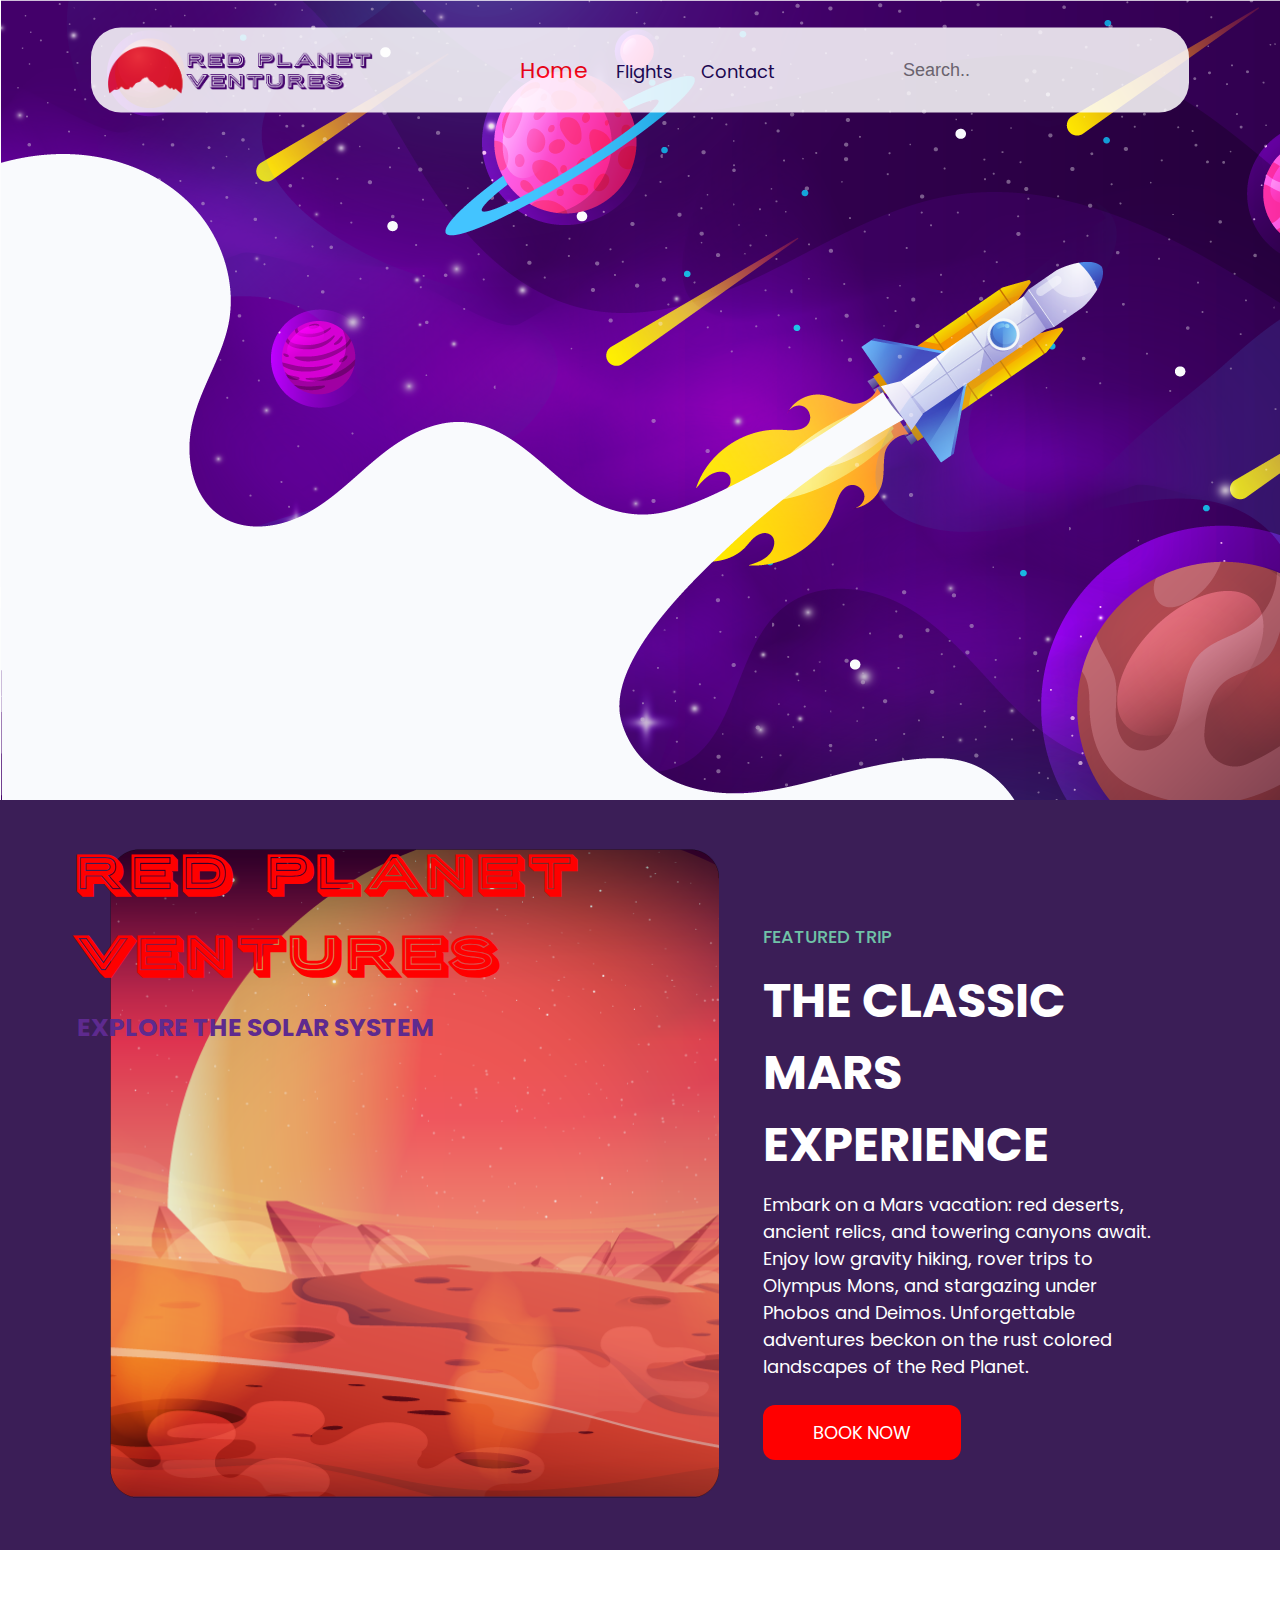
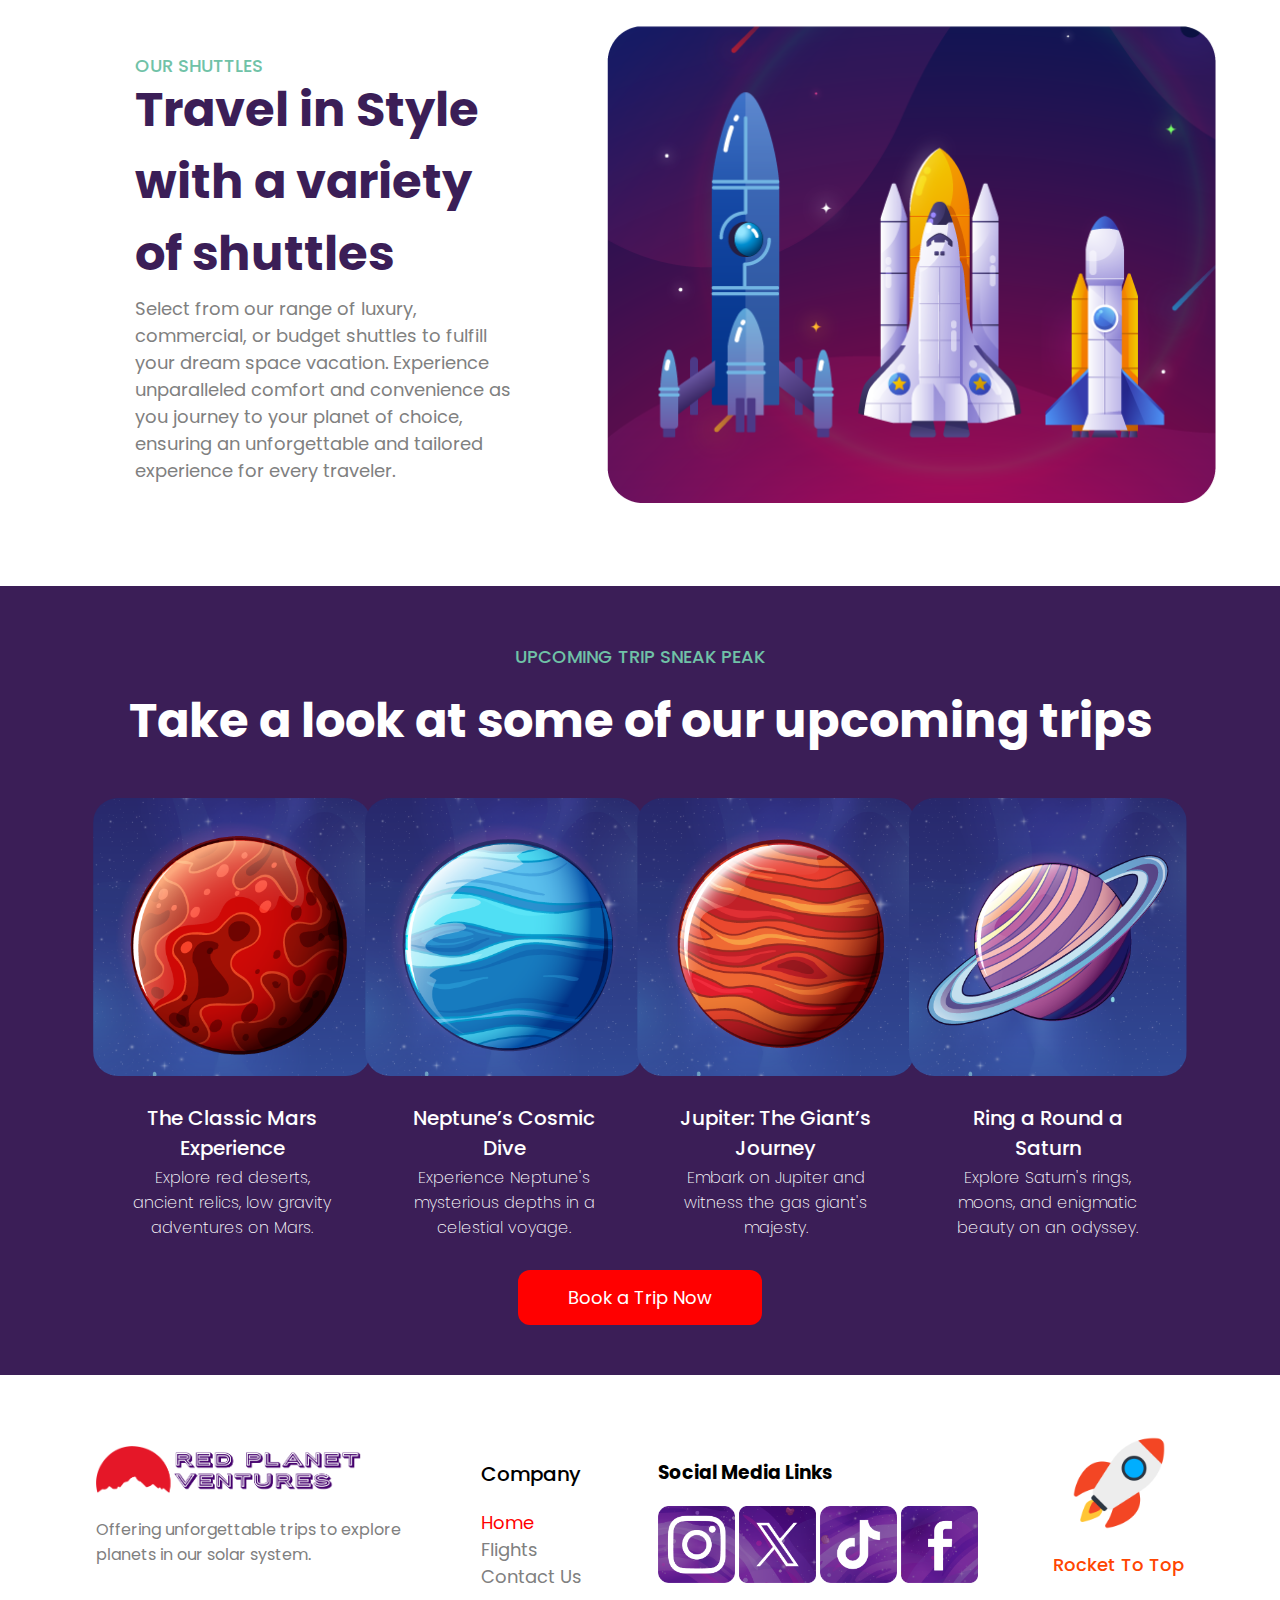
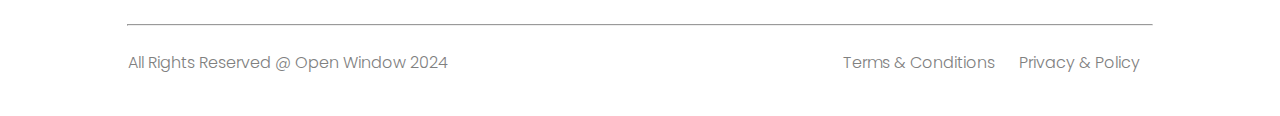
<file: index.html>
<!DOCTYPE html><!--This is a comment-->
<html lang="en">
    <head>
        <meta charset="UTF-8"><!--Types of letters and symbols-->
        <meta http-equiv="X-UA-Compatible" content="IE=edge"> <!--browser compatibility-->
        <meta name="viewport" content="width-device-width, initial-scale-1.0"><!--initial size-->
        <meta name="keywords" content="Red Planet Ventures,Planet trips, Travel,Vacation"><!-- keywords nb!-->
        <meta name="author" content="Danae Swart, 241022">

        <title>Home</title>
        <!--Bootstrap, Javascript, Google Fonts, CSS-->

        
        <!--fontsss google-->
        <link rel="preconnect" href="https://fonts.googleapis.com">
        <link rel="preconnect" href="https://fonts.gstatic.com" crossorigin>
        <link href="https://fonts.googleapis.com/css2?family=Poppins:ital,wght@0,100;0,200;0,300;0,400;0,500;0,600;0,700;0,800;0,900;1,100;1,200;1,300;1,400;1,500;1,600;1,700;1,800;1,900&display=swap" rel="stylesheet">


        <link rel="stylesheet" href="css/main.css">

    </head>


    <body>
        <header>
            <div class="headerImage" id="homeTop">
                <!--DIV FOR THE FIRST HEADER adds the backgound image -->
                <nav class="navBarBackground">  <!-- NAV BAR CONTAINER-->

                    <div class="navImg"><!--logo img-->
                        <a href="index.html"><img src="assets/images/logo.png"></a>
                    </div>
                    
                    <div class="linksInNav"> <!--nav bar links only div-->
                            <a class="linkActive" href="index.html" class="active">Home</a>
                            <a href="pages/flights.html">Flights</a>
                            <a href="pages/contact.html">Contact</a>
                    </div>

                    <div class="searchBar"><!-- search bar-->
                        <input type="text" placeholder="Search..">
                    </div>
                </nav>

                <div class="logoSlogen">
                    <h1>Red Planet</h1>
                    <h1 class="ventureTitle">Ventures</h1>
                    <p><strong>EXPLORE THE SOLAR SYSTEM</strong> </p>
                </div>

            </div><!--header image end div-->
        </header>


        <div class="featuredTrips"> <!--second "page" featured flights-->
    
           

                <div class="featureImgs"><!--img swipy swipee-->
                   <img src="assets/images/marsSliderClipped1.png"> 
                </div>
                 
                <div class="featureTextDiv"><!-- div of text and button-->
                    <p class="ftHeading">FEATURED TRIP</p>
                    <h2>THE CLASSIC MARS
                        EXPERIENCE</h2>

                    <p class="featureParagraph">Embark on a Mars vacation: red deserts, ancient
                        relics, and towering canyons await. Enjoy low gravity
                        hiking, rover trips to Olympus Mons, and stargazing
                        under Phobos and Deimos. Unforgettable adventures
                        beckon on the rust colored landscapes of the Red
                        Planet.</p>

                    <div class="buttonBook">
                        <a href="pages/flights.html">BOOK NOW</a>
                    </div>
                </div>
           
           
        </div>

        <!------------------ travel in style shuttles and more section ------------------>

        <section class="shuttles">
            <div class="shuttlesText">
                <p class="ftHeading">OUR SHUTTLES</p>  <!-- same class as above ftHeading (blue)-->

                <h2>
                    Travel in Style with a
                    variety of shuttles
                </h2>

                <p class="shuttleParag">Select from our range of luxury, commercial, or
                    budget shuttles to fulfill your dream space
                    vacation. Experience unparalleled comfort and
                    convenience as you journey to your planet of
                    choice, ensuring an unforgettable and tailored
                    experience for every traveler.</p>

            </div>

            <div class="shuttleImg" id="overlayContainer">
                <img src="assets/images/spacSchuttles.png">
            </div>
            
            
        </section>


<!--------------- featured trips section---------------------------------------->
            

    <section class="tripsSneakPeak">
        
        <div class="upcomingTripsText">
            <p class="ftHeading">UPCOMING TRIP SNEAK PEAK</p>
            <h2 >Take a look at some of our
                
            upcoming trips</h2>
        </div>

        <div class="tripContain">
            <div class="upcomingTrips">
                <a href="pages/flights.html"><img src="assets/images/flighhtMars.png"></a>
                
                <h3>The Classic Mars Experience</h3>
                <p>Explore red deserts, ancient relics,
                    low gravity adventures on Mars.</p>
            </div>

            <div class="upcomingTrips">
                <a href="pages/flights.html">
                <img src="assets/images/flightNeptune.png">
                </a>
                <h3>Neptune’s Cosmic Dive</h3>
                <p>Experience Neptune's mysterious
                    depths in a celestial voyage.
                    </p>
            </div>

            <div class="upcomingTrips">
                <a href="pages/flights.html">
                <img src="assets/images/flightJupiter.png">
                </a>
                <h3>Jupiter: The Giant’s Journey</h3>
                <p>Embark on Jupiter and witness the
                    gas giant's majesty.</p>
            </div>

            <div class="upcomingTrips">
                <a href="pages/flights.html">
                <img src="assets/images/flightSaturn.png">
                </a>
                <h3>Ring a Round a Saturn</h3>
                <p>Explore Saturn's rings, moons, and
                    enigmatic beauty on an odyssey.</p>
            </div>

        </div>

        <div class="btnBook">
            <a href="pages/flights.html">Book a Trip Now</a>
        </div>

    </section>

    <footer>
        <div class="footerSection">
            <div class="footerLogo">
                <a href="index.html"> <img src="assets/images/logo.png"></a>
               
                <p>Offering unforgettable trips to
                    explore planets in our solar
                    system.</p>
            </div>
            <div class="footerLinks">
                <h3>Company</h3>
                <a class="footActive" href="index.html">Home</a>
                <a href="pages/flights.html">Flights</a>
                <a href="pages/contact.html">Contact Us</a>
            </div>
            <div class="footerMedia">
                <h3>Social Media Links</h3>
               <a href="https://www.instagram.com/openwindowinstitute/"  target=”_blank”> <img src="assets/images/smInstagram.png"></a>
              <a href="https://twitter.com/open_window_"  target=”_blank”><img src="assets/images/smX.png"></a> 
              <a href="https://www.tiktok.com/@open_window_" target="_blank"><img src="assets/images/smTicktock.png"></a>
              <a href="https://www.facebook.com/theopenwindow" target="_blank"> <img src="assets/images/smFacebook.png"></a>
                
               
            </div>

            <a href="#homeTop" class="rocketToTop" >
                <img src="assets/images/rocket.png">
                <p>Rocket To Top</p>
            </a>
        </div>

        <hr>
        <div class="footerFoot">
            <p>All Rights Reserved @ Open Window 2024</p>
            <div class="footerFloat">
                <p>Terms & Conditions </p>
                <p>Privacy & Policy</p>
            </div>
        </div>

    </footer>

   
           
        
    </body>
</html>
</file>
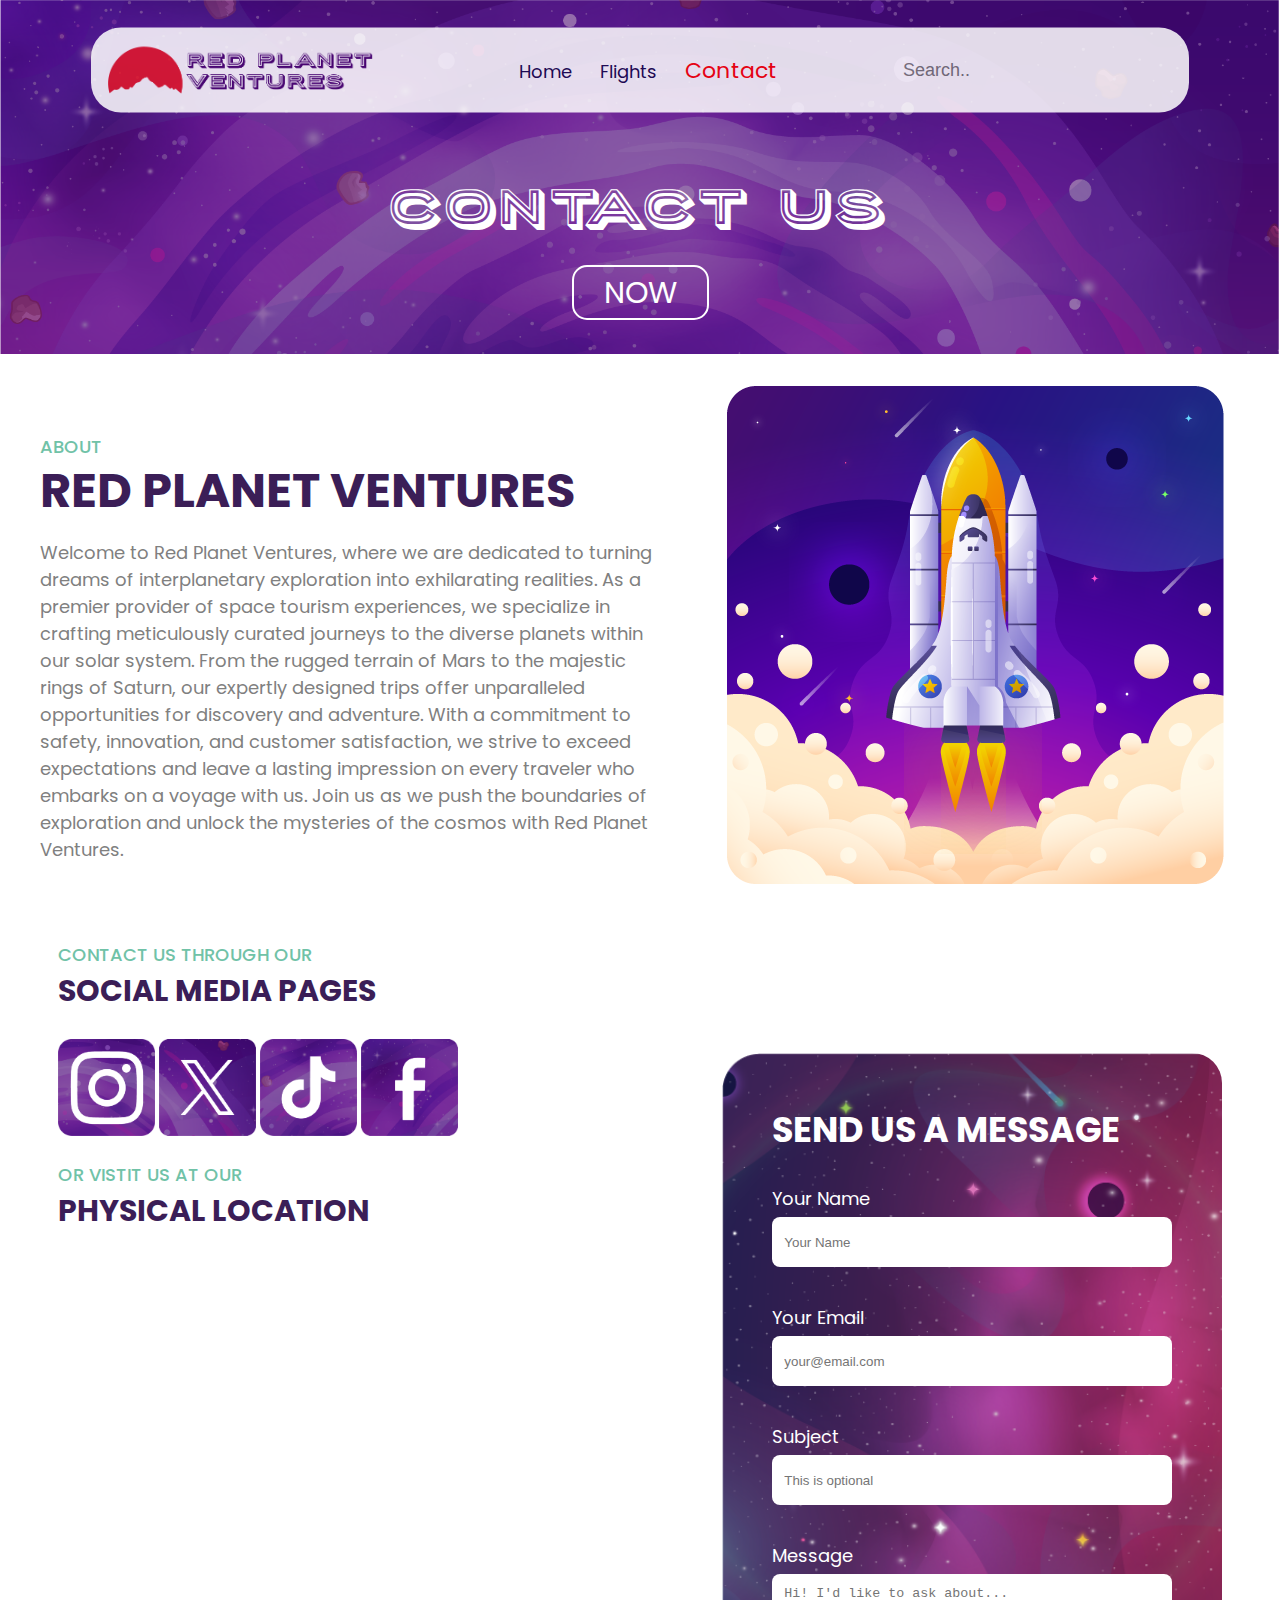
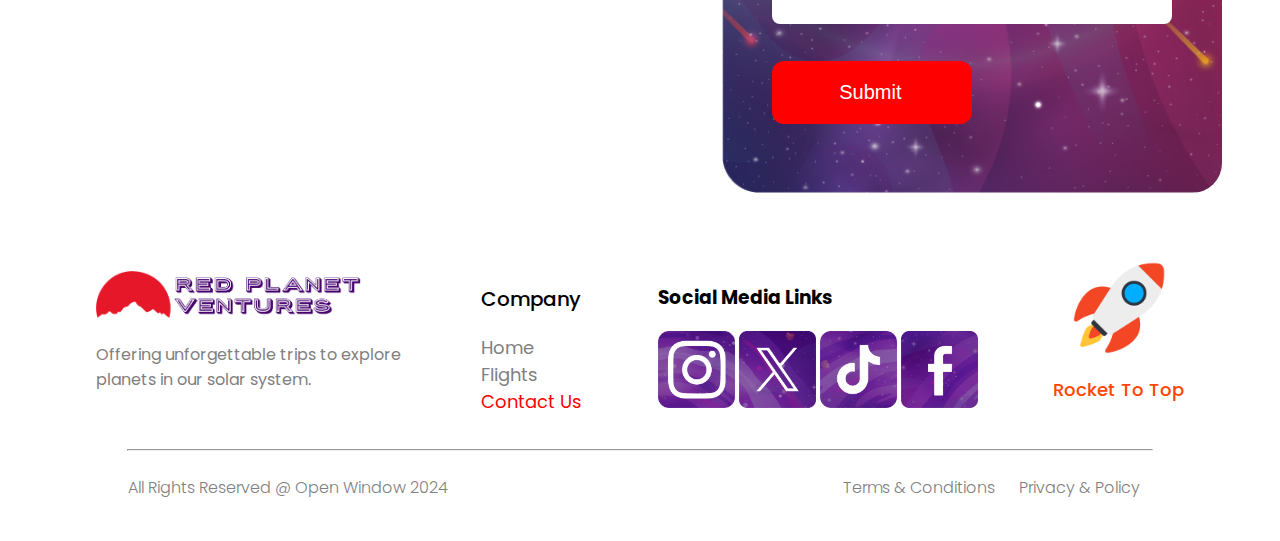
<file: pages/contact.html>
<!DOCTYPE html><!--This is a comment-->
<html lang="en">
    <head>
        <meta charset="UTF-8"><!--Types of letters and symbols-->
        <meta http-equiv="X-UA-Compatible" content="IE=edge"> <!--browser compatibility-->
        <meta name="viewport" content="width-device-width, initial-scale-1.0"><!--initial size-->
        <meta name="keywords" content="Red Planet Ventures,Planet trips, Travel,Vacation"><!-- keywords nb!-->
        <meta name="author" content="Danae Swart, 241022">

        <title>Contact Us</title>
        <!--Bootstrap, Javascript, Google Fonts, CSS-->

        
        <!--fontsss google-->
        <link rel="preconnect" href="https://fonts.googleapis.com">
        <link rel="preconnect" href="https://fonts.gstatic.com" crossorigin>
        <link href="https://fonts.googleapis.com/css2?family=Poppins:ital,wght@0,100;0,200;0,300;0,400;0,500;0,600;0,700;0,800;0,900;1,100;1,200;1,300;1,400;1,500;1,600;1,700;1,800;1,900&display=swap" rel="stylesheet">


        <link rel="stylesheet" href="../css/main.css">

    </head>

    <body>

    

        <div class="contactBackImg">
            <nav class="navBarBackground">  <!-- NAV BAR CONTAINER-->

                <div class="navImg"><!--logo img-->
                    <a href="../index.html"><img src="../assets/images/logo.png"></a>
                </div>
                
                <div class="linksInNav"> <!--nav bar links only div-->
                        <a  href="../index.html" >Home</a>
                        <a href="flights.html">Flights</a>
                        <a class="linkActive" href="contact.html" >Contact</a>
                </div>

                <div class="searchBar"><!-- search bar-->
                    <input type="text" placeholder="Search..">
                </div>
            </nav>

            <div class="conUs" id="conTop">
                <p>Contact Us</p>
                <div id="conBut">
                    <a href="#con" >NOW</a>
                </div>
               
            </div>
     </div>

     <section class="about" >
        <div class="aboutText">
            <P class="ftHeading">ABOUT</P>
            <h2>RED PLANET VENTURES</h2>
            <p class="aboutPar">Welcome to Red Planet Ventures, where we are dedicated to turning
                dreams of interplanetary exploration into exhilarating realities. As a
            premier provider of space tourism experiences, we specialize in
            crafting meticulously curated journeys to the diverse planets within
            our solar system. From the rugged terrain of Mars to the majestic
            rings of Saturn, our expertly designed trips offer unparalleled
            opportunities for discovery and adventure. With a commitment to
            safety, innovation, and customer satisfaction, we strive to exceed
            expectations and leave a lasting impression on every traveler who
            embarks on a voyage with us. Join us as we push the boundaries of
            exploration and unlock the mysteries of the cosmos with Red Planet
            Ventures.</p>
        </div>
        <div class="aboutImg">
            <img src="../assets/images/contactImage.png">
        </div>

     </section>


     <section class="contactPage" id="con">
        <div class="contact">
            <div class="media">
                <p class="ftHeading">CONTACT US THROUGH OUR</p>
                <h2>SOCIAL MEDIA PAGES</h2>
                <div class="mediaLinks">
                    <a href="https://www.instagram.com/openwindowinstitute/"  target=”_blank”> <img src="../assets/images/smInstagram.png"></a>
                <a href="https://twitter.com/open_window_"  target=”_blank”><img src="../assets/images/smX.png"></a> 
                <a href="https://www.tiktok.com/@open_window_" target="_blank"><img src="../assets/images/smTicktock.png"></a>
                <a href="https://www.facebook.com/theopenwindow" target="_blank"> <img src="../assets/images/smFacebook.png"></a>
                </div>

            </div>
            <div>
                <p class="ftHeading">OR VISTIT US AT OUR</p>
                <h2>PHYSICAL LOCATION</h2>
                <!--------------------------section for contact page google embedd------------->

                <div class="map">
                    <iframe src="https://www.google.com/maps/embed?pb=!1m18!1m12!1m3!1d3589.321356159234!2d28.206956674318672!3d-25.89180435132189!2m3!1f0!2f0!3f0!3m2!1i1024!2i768!4f13.1!3m3!1m2!1s0x1e956608911ce097%3A0x519896b4b6eda40a!2sOpen%20Window%20-%20Centurion!5e0!3m2!1sen!2sza!4v1710433545983!5m2!1sen!2sza" width="600" height="450" style="border:0;" allowfullscreen="" loading="lazy" referrerpolicy="no-referrer-when-downgrade"></iframe>
                </div>
            </div>
        </div>

        
            <form class="inform">
                <h2>SEND US A MESSAGE
                </h2>

                <fieldset>
                    <label>Your Name</label>
                    <input class="bound" placeholder="Your Name" type="text" tabindex="1" required>
                </fieldset>
                <fieldset>
                    <label>Your Email</label>
                    <input class="bound" placeholder="your@email.com" type="email" tabindex="2" required>
                </fieldset>
                <fieldset>
                    <label>Subject</label>
                    <input class="bound" placeholder="This is optional" type="text" tabindex="3" >
                </fieldset>
                <fieldset>
                    <label>Message</label>
                    <textarea class="bound" placeholder="Hi! I'd like to ask about..." tabindex="4" required></textarea>
                </fieldset>
                <fieldset>
                    <button onclick="on()" name="Submit" type="submit" id="contactSubmit">Submit</button>
                </fieldset>
                <div id="overlay" onclick="off()">
                    <div class="text">MESSAGE SENT!</div>
                    <div class="text" id="popupMessage">WELL GET BACK TO YOU SHORTLY.</div>
                  </div>
        
            
                



            </form>
       
     </section>

     <footer>
        <div class="footerSection">
            <div class="footerLogo">
                <a href="../index.html"><img src="../assets/images/logo.png"></a>
                
                <p>Offering unforgettable trips to
                    explore planets in our solar
                    system.</p>
            </div>
            <div class="footerLinks">
                <h3>Company</h3>
                <a href="../index.html">Home</a>
                <a href="flights.html">Flights</a>
                <a  class="footActive" href="contact.html">Contact Us</a>
            </div>
            <div class="footerMedia">
                <h3>Social Media Links</h3>
                <a href="https://www.instagram.com/openwindowinstitute/"  target=”_blank”> <img src="../assets/images/smInstagram.png"></a>
                <a href="https://twitter.com/open_window_"  target=”_blank”><img src="../assets/images/smX.png"></a> 
                <a href="https://www.tiktok.com/@open_window_" target="_blank"><img src="../assets/images/smTicktock.png"></a>
                <a href="https://www.facebook.com/theopenwindow" target="_blank"> <img src="../assets/images/smFacebook.png"></a>
                  
            </div>
            <a href="#conTop" class="rocketToTop" >
                <img src="../assets/images/rocket.png">
                <p>Rocket To Top</p>
            </a>
        </div>

        <hr>
        <div class="footerFoot">
            <p>All Rights Reserved @ Open Window 2024</p>
            <div class="footerFloat">
                <p>Terms & Conditions </p>
                <p>Privacy & Policy</p>
            </div>
        </div>

    </footer>


    <!-- --------small bit a java :) thank you w3scholss you da best--->
<script>
    function on() {
      document.getElementById("overlay").style.display = "block";
    }
    
    function off() {
      document.getElementById("overlay").style.display = "none";
    }
    </script>
    </body>

</html>
</file>
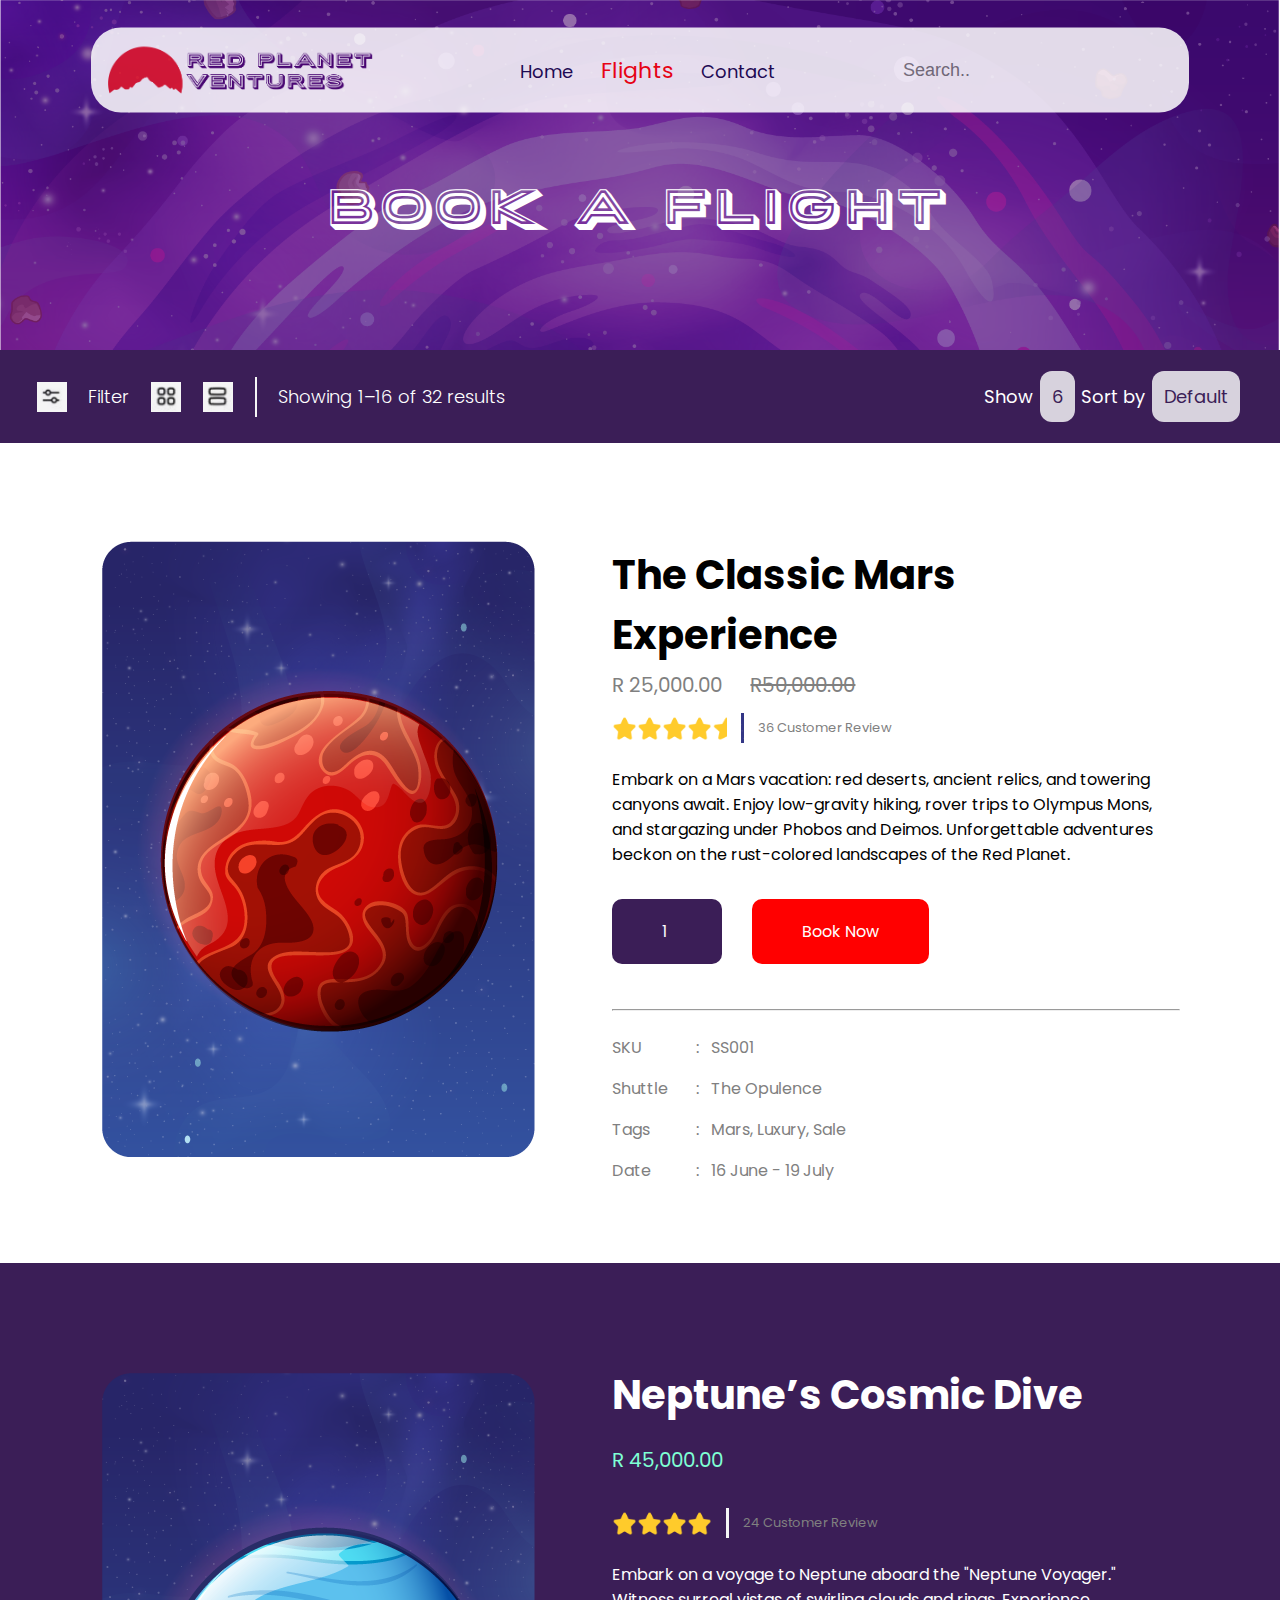
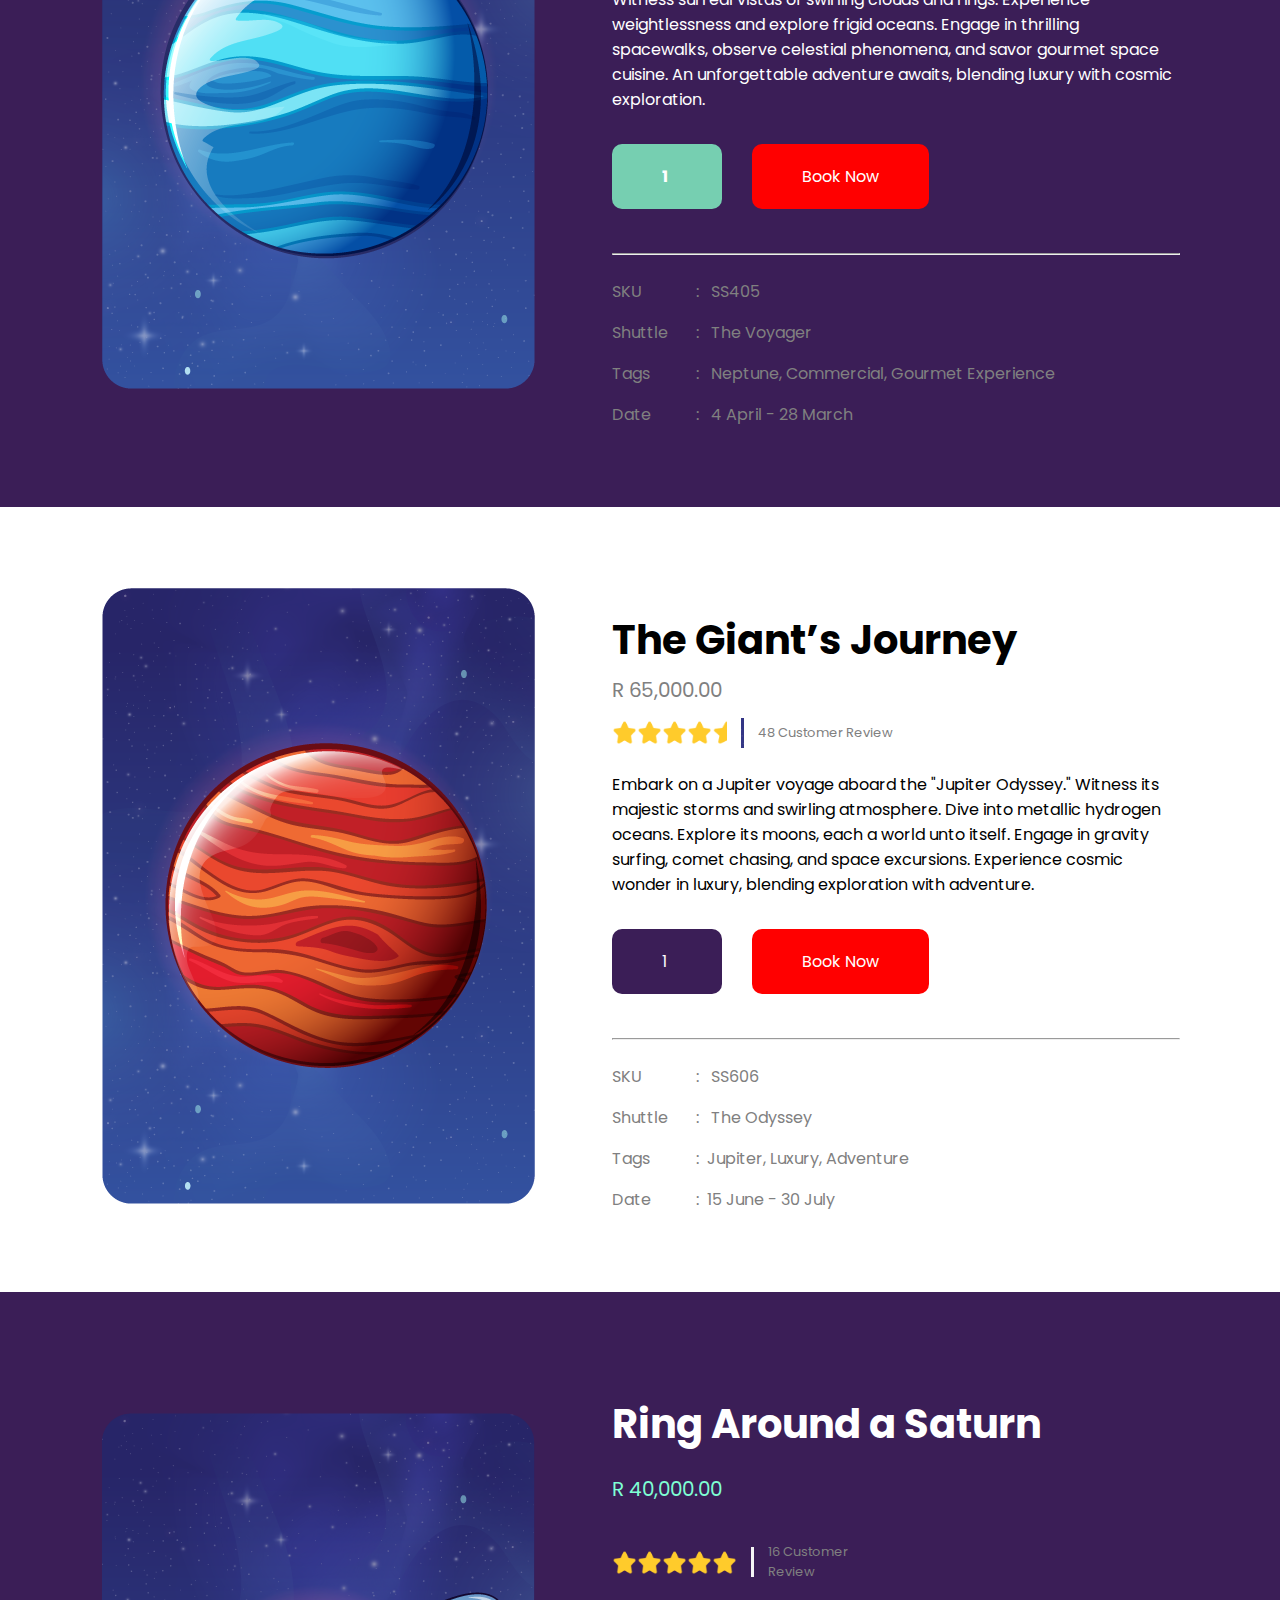
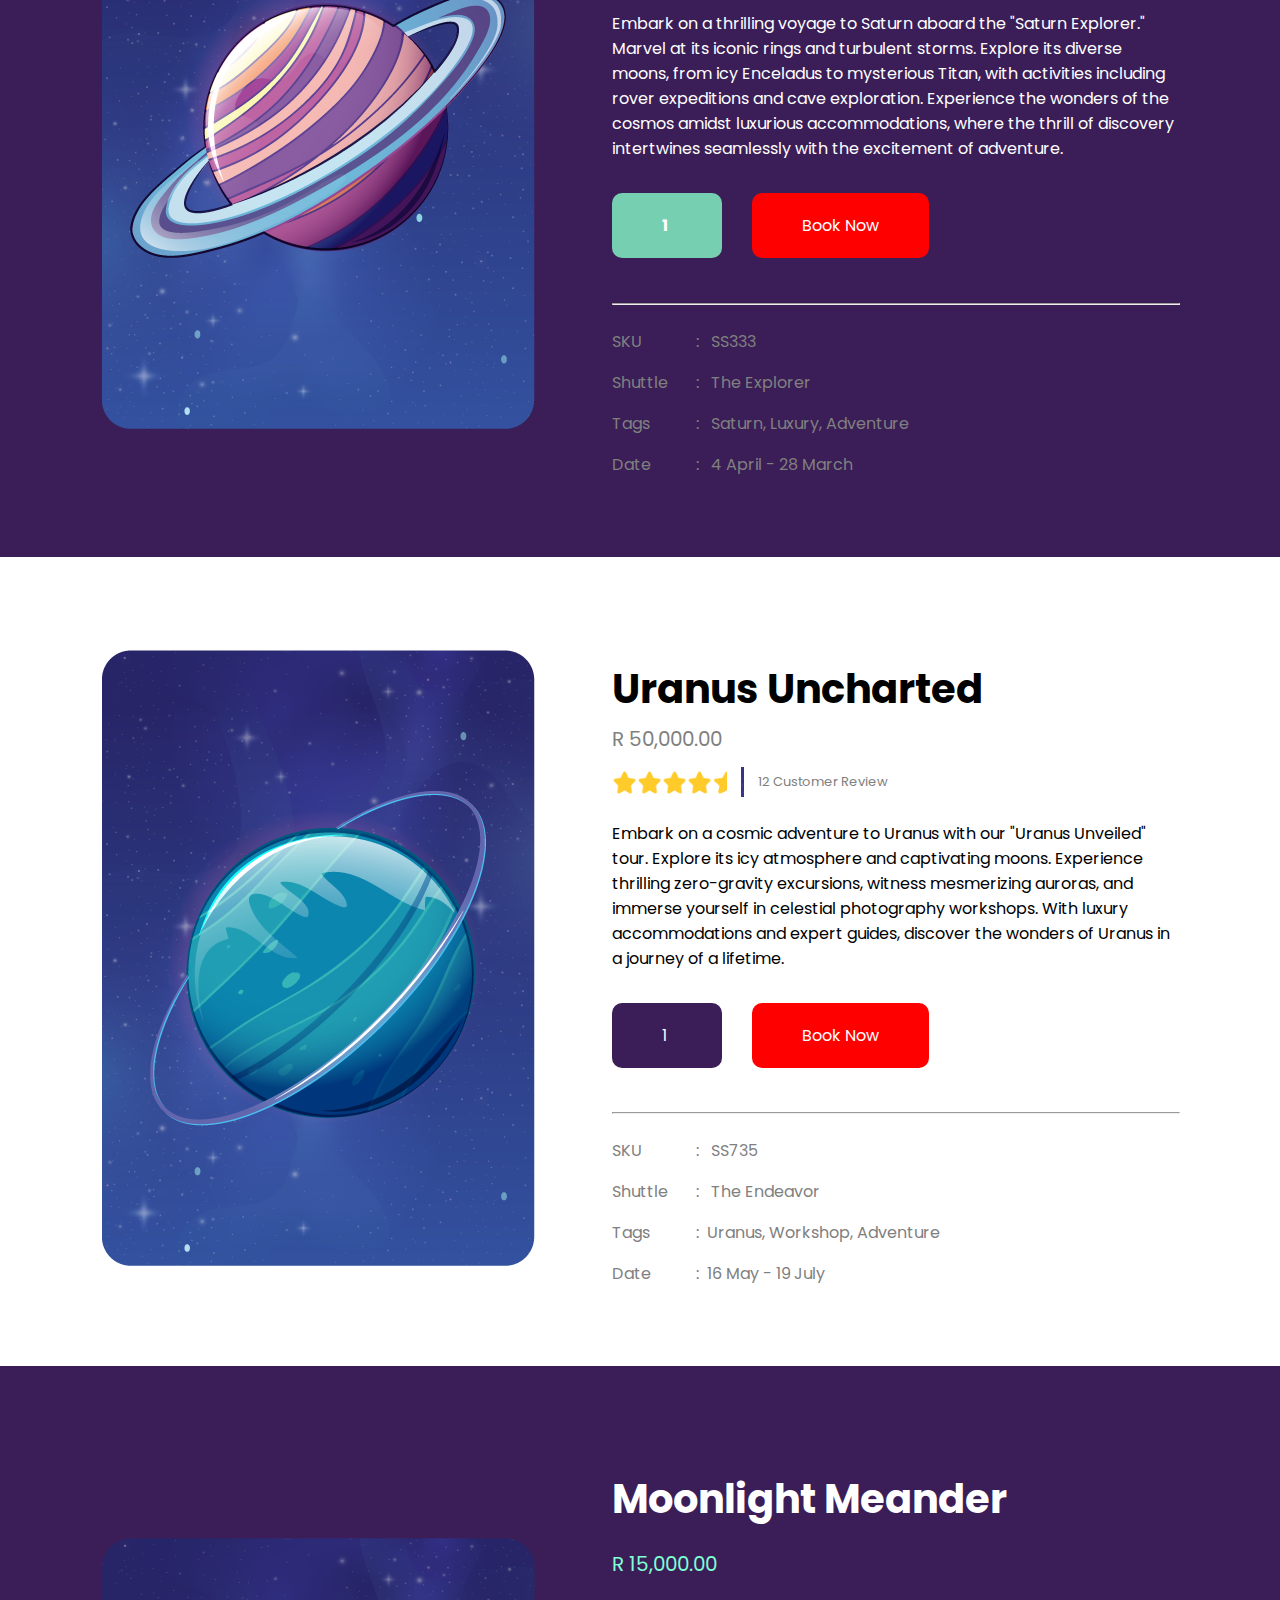
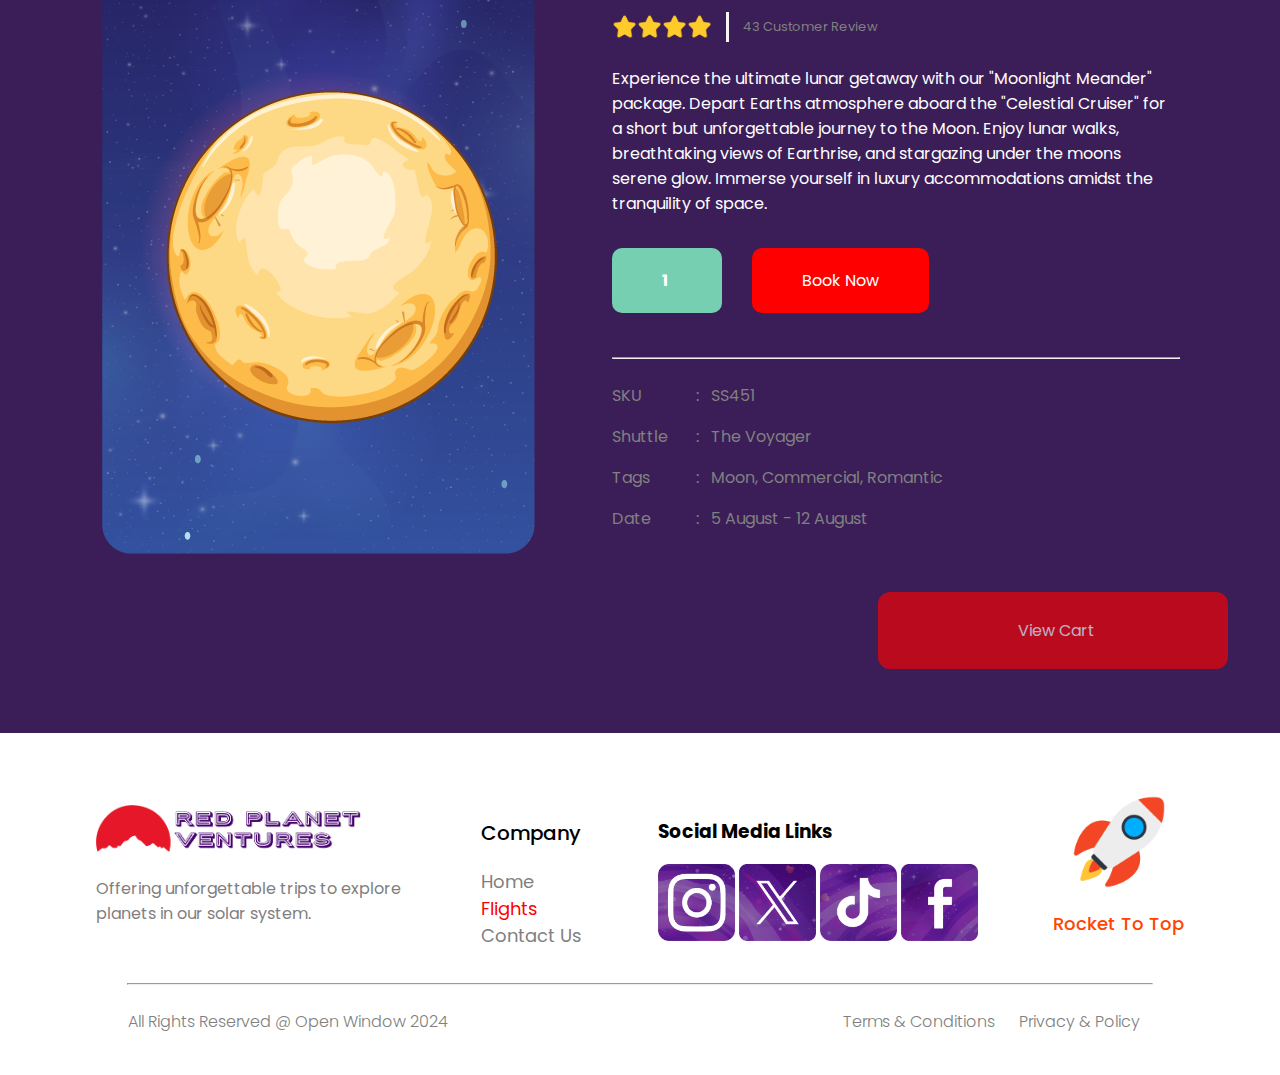
<file: pages/flights.html>
<!DOCTYPE html><!--This is a comment-->
<html lang="en">
    <head>
        <meta charset="UTF-8"><!--Types of letters and symbols-->
        <meta http-equiv="X-UA-Compatible" content="IE=edge"> <!--browser compatibility-->
        <meta name="viewport" content="width-device-width, initial-scale-1.0"><!--initial size-->
        <meta name="keywords" content="HTML,CSS, Template, Bootstrap"><!-- keywords nb!-->
        <meta name="author" content="Danae Swart, 241022">

        <title>Flights</title>
        <!--Bootstrap, Javascript, Google Fonts, CSS-->

        
        <!--fontsss google-->
        <link rel="preconnect" href="https://fonts.googleapis.com">
        <link rel="preconnect" href="https://fonts.gstatic.com" crossorigin>
        <link href="https://fonts.googleapis.com/css2?family=Poppins:ital,wght@0,100;0,200;0,300;0,400;0,500;0,600;0,700;0,800;0,900;1,100;1,200;1,300;1,400;1,500;1,600;1,700;1,800;1,900&display=swap" rel="stylesheet">


        <link rel="stylesheet" href="../css/main.css">

    </head>


    <body>
        <header class="flightsHeader">
            <div class="flightsBackImg">
           
                <nav class="navBarBackground">

                    <div class="navImg"><!--logo img-->
                        <a href="../index.html"><img src="../assets/images/logo.png"></a>
                    </div>
                    
                    <div class="linksInNav"> <!--nav bar-->
                            <a href="../index.html">Home</a>
                            <a class="linkActive"href="flights.html">Flights</a>
                            <a href="contact.html">Contact</a>
                    </div>
                    <div class="searchBar"><!-- search bar-->
                        <input type="text" placeholder="Search..">
                    </div>

                    
                </nav>
          

                <div class="conUs" id="fliTop">
                    <p>book a flight</p>
                </div>

             </div><!-- end of fflights image-->
        </header>

        <div class="filterSection">
            <div class="filterWithIcon">
                <img src="../assets/images/ajust.png">
                <p>Filter</p>
                <img src="../assets/images/fourBlock (1).png">
                <img src="../assets/images/twoBloc.png">
                <img id="horiLine" src="../assets/images/horiLine.png">
                <p>Showing 1–16 of 32 results</p>
            </div>
            <div class="filResultContain">
                <p>Show</p>
                <p class="filterResult">6</p>
                <p>Sort by </p>
                <p class="filterResult">Default</p>
            </div>
            
        </div>

        <section class="tripContainer"><!-------------new container-->
            <div class="tripSection">
                <div class="tripImg">
                    <img src="../assets/images/flighhtMars.png">
                </div>
               
                <div class="infoContain" ><!-- infoo container-->
                    <h2>The Classic Mars Experience</h2>

                    <div class="price">
                        <P>R 25,000.00</P>
                        <s>R50,000.00</s>
                    </div>

                        <div class="rating">
                            <div class="starContainer">
                                <img src="../assets/images/star.png">
                                <img src="../assets/images/star.png">
                                <img src="../assets/images/star.png">
                                <img src="../assets/images/star.png">
                                <img  class="starHalf" src="../assets/images/halfstar.png" >
                            </div>
                       

                            <img class="blueHori" src="../assets/images/blueHori.png">

                            <P>36 Customer Review</P>

                        </div>   
                         
                           <p class="tripDescrip">Embark on a Mars vacation: red deserts, ancient relics, and towering canyons await. Enjoy low-gravity hiking, rover trips to Olympus Mons, and stargazing under Phobos and Deimos. Unforgettable adventures beckon on the rust-colored landscapes of the Red Planet.</p>

                           

                           <div class="addCartAndButton">
                                <p class="addButton">1</p>
                                
                                <p class="tripBookBtn">Book Now</p>
                           
                            
                           </div>
                           <hr class="hrLine"/>

                           <div class="tripInfo">
                               <div class="description">
                                    <p>SKU</p>
                                    <p>Shuttle</p>
                                    <p>Tags</p>
                                    <p>Date</p>
                               </div>

                               <div class="infoAnswers">
                                <p>: &nbsp   SS001</p>
                                <p>: &nbsp   The Opulence</p>
                                <p>: &nbsp   Mars, Luxury, Sale</p>
                                <p>: &nbsp   16 June - 19 July</p>
                               </div>

                             
                            </div>
                       
                </div>
                
                

            </div>

        </section>


        <section class="tripContainer2"><!-------------new container-->
            <div class="tripSection">
                <div class="tripImg">
                    <img src="../assets/images/flightNeptune.png">
                </div>
               
                <div class="infoContain"><!-- infoo container-->
                    <h2>Neptune’s Cosmic Dive</h2>

                    <div class="pricePurple">
                        <P>R 45,000.00</P>
                    </div>

                        <div class="rating">
                            <div class="starContainer">
                                <img src="../assets/images/star.png">
                                <img src="../assets/images/star.png">
                                <img src="../assets/images/star.png">
                                <img src="../assets/images/star.png">
                                
                            </div>
                       

                            <img class="blueHori" src="../assets/images/horiLine.png">

                            <P>24 Customer Review</P>

                        </div>   
                         
                           <p class="tripDescripPurple">Embark on a voyage to Neptune aboard the "Neptune Voyager." Witness
                            surreal vistas of swirling clouds and rings. Experience weightlessness and
                            explore frigid oceans. Engage in thrilling spacewalks, observe celestial
                            phenomena, and savor gourmet space cuisine. An unforgettable
                            adventure awaits, blending luxury with cosmic exploration.</p>

                           

                           <div class="addCartAndButton">
                                <p class="addButtonPurple">1</p>
                                
                                <p class="tripBookBtn">Book Now</p>
                           
                            
                           </div>
                           <hr class="hrLine"/>

                           <div class="tripInfo">
                               <div class="description">
                                    <p>SKU</p>
                                    <p>Shuttle</p>
                                    <p>Tags</p>
                                    <p>Date</p>
                               </div>

                               <div class="infoAnswers">
                                <p>: &nbsp   SS405</p>
                                <p>: &nbsp   The Voyager</p>
                                <p>: &nbsp   Neptune, Commercial, Gourmet Experience</p>
                                <p>: &nbsp    4 April - 28 March</p>
                               </div>

                             
                            </div>
                       
                </div>
                
                

            </div>

        </section>

        <section class="tripContainer"><!-------------new container-->
            <div class="tripSection">
                <div class="tripImg">
                    <img src="../assets/images/flightJupiter.png">
                </div>
               
                <div class="infoContain"><!-- infoo container-->
                    <h2>The Giant’s Journey</h2>

                    <div class="price">
                        <P>R 65,000.00</P>
                        
                    </div>

                        <div class="rating">
                            <div class="starContainer">
                                <img src="../assets/images/star.png">
                                <img src="../assets/images/star.png">
                                <img src="../assets/images/star.png">
                                <img src="../assets/images/star.png">
                                <img  class="starHalf" src="../assets/images/halfstar.png" >
                            </div>
                       

                            <img class="blueHori" src="../assets/images/blueHori.png">

                            <P>48 Customer Review</P>

                        </div>   
                         
                           <p class="tripDescrip">Embark on a Jupiter voyage aboard the "Jupiter Odyssey." Witness its
                            majestic storms and swirling atmosphere. Dive into metallic hydrogen
                            oceans. Explore its moons, each a world unto itself. Engage in gravity
                            surfing, comet chasing, and space excursions. Experience cosmic wonder
                            in luxury, blending exploration with adventure.
                            </p>

                           

                           <div class="addCartAndButton">
                                <p class="addButton">1</p>
                                
                                <p class="tripBookBtn">Book Now</p>
                           
                            
                           </div>
                           <hr class="hrLine"/>

                           <div class="tripInfo">
                               <div class="description">
                                    <p>SKU</p>
                                    <p>Shuttle</p>
                                    <p>Tags</p>
                                    <p>Date</p>
                               </div>

                               <div class="infoAnswers">
                                <p>: &nbsp   SS606</p>
                                <p>:  &nbsp  The Odyssey </p>
                                <p>:&nbsp    Jupiter, Luxury, Adventure</p>
                                <p>:&nbsp 15 June - 30 July</p>
                               </div>

                             
                            </div>
                       
                </div>
                
                

            </div>

        </section>

        <section class="tripContainer2"><!-------------new container-->
            <div class="tripSection">
                <div class="tripImg">
                    <img src="../assets/images/flightSaturn.png">
                </div>
               
                <div class="infoContain"><!-- infoo container-->
                    <h2>Ring Around a Saturn</h2>

                    <div class="pricePurple">
                        <P>R 40,000.00</P>
                    </div>

                        <div class="rating">
                            <div class="starContainer">
                                <img src="../assets/images/star.png">
                                <img src="../assets/images/star.png">
                                <img src="../assets/images/star.png">
                                <img src="../assets/images/star.png">
                                <img src="../assets/images/star.png">
                                
                            </div>
                       

                            <img class="blueHori" src="../assets/images/horiLine.png">

                            <P>16 Customer Review</P>

                        </div>   
                         
                           <p class="tripDescripPurple">Embark on a thrilling voyage to Saturn aboard the "Saturn Explorer."
                            Marvel at its iconic rings and turbulent storms. Explore its diverse moons,
                            from icy Enceladus to mysterious Titan, with activities including rover
                            expeditions and cave exploration. Experience the wonders of the cosmos
                            amidst luxurious accommodations, where the thrill of discovery
                            intertwines seamlessly with the excitement of adventure.</p>

                           

                           <div class="addCartAndButton">
                                <p class="addButtonPurple">1</p>
                                
                                <p class="tripBookBtn">Book Now</p>
                           
                            
                           </div>
                           <hr class="hrLine"/>

                           <div class="tripInfo">
                               <div class="description">
                                    <p>SKU</p>
                                    <p>Shuttle</p>
                                    <p>Tags</p>
                                    <p>Date</p>
                               </div>

                               <div class="infoAnswers">
                                <p>: &nbsp   SS333</p>
                                <p>: &nbsp   The Explorer</p>
                                <p>: &nbsp   Saturn, Luxury, Adventure</p>
                                <p>: &nbsp    4 April - 28 March</p>
                               </div>

                             
                            </div>
                       
                </div>
                
                

            </div>

        </section>

        <section class="tripContainer"><!-------------new container-->
            <div class="tripSection">
                <div class="tripImg">
                    <img src="../assets/images/flightUranus.png">
                </div>
               
                <div class="infoContain"><!-- infoo container-->
                    <h2>Uranus Uncharted</h2>

                    <div class="price">
                        <P>R 50,000.00</P>
                        
                    </div>

                        <div class="rating">
                            <div class="starContainer">
                                <img src="../assets/images/star.png">
                                <img src="../assets/images/star.png">
                                <img src="../assets/images/star.png">
                                <img src="../assets/images/star.png">
                                <img  class="starHalf" src="../assets/images/halfstar.png" >
                            </div>
                       

                            <img class="blueHori" src="../assets/images/blueHori.png">

                            <P>12 Customer Review</P>

                        </div>   
                         
                           <p class="tripDescrip">Embark on a cosmic adventure to Uranus with our "Uranus Unveiled" tour.
                            Explore its icy atmosphere and captivating moons. Experience thrilling
                            zero-gravity excursions, witness mesmerizing auroras, and immerse
                            yourself in celestial photography workshops. With luxury
                            accommodations and expert guides, discover the wonders of Uranus in a
                            journey of a lifetime.
                            </p>

                           

                           <div class="addCartAndButton">
                                <p class="addButton">1</p>
                                
                                <p class="tripBookBtn">Book Now</p>
                           
                            
                           </div>
                           <hr class="hrLine"/>

                           <div class="tripInfo">
                               <div class="description">
                                    <p>SKU</p>
                                    <p>Shuttle</p>
                                    <p>Tags</p>
                                    <p>Date</p>
                               </div>

                               <div class="infoAnswers">
                                <p>: &nbsp   SS735</p>
                                <p>:  &nbsp  The Endeavor </p>
                                <p>:&nbsp   Uranus, Workshop, Adventure</p>
                                <p>:&nbsp 16 May - 19 July</p>
                               </div>

                             
                            </div>
                       
                </div>
                
                

            </div>

        </section>

        <section class="tripContainer2"><!-------------new container-->
            <div class="tripSection">
                <div class="tripImg">
                    <img src="../assets/images/flightMoon.png">
                </div>
               
                <div class="infoContain"><!-- infoo container-->
                    <h2>Moonlight Meander</h2>

                    <div class="pricePurple">
                        <P>R 15,000.00</P>
                    </div>

                        <div class="rating">
                            <div class="starContainer">
                                <img src="../assets/images/star.png">
                                <img src="../assets/images/star.png">
                                <img src="../assets/images/star.png">
                                <img src="../assets/images/star.png">
                                
                                
                            </div>
                       

                            <img class="blueHori" src="../assets/images/horiLine.png">

                            <P>43 Customer Review</P>

                        </div>   
                         
                           <p class="tripDescripPurple">Experience the ultimate lunar getaway with our "Moonlight Meander"
                            package. Depart Earths atmosphere aboard the "Celestial Cruiser" for a
                            short but unforgettable journey to the Moon. Enjoy lunar walks,
                            breathtaking views of Earthrise, and stargazing under the moons serene
                            glow. Immerse yourself in luxury accommodations amidst the tranquility
                            of space.</p>

                           

                           <div class="addCartAndButton">
                                <p class="addButtonPurple">1</p>
                                
                                <p class="tripBookBtn">Book Now</p>
                           
                            
                           </div>
                           <hr class="hrLine"/>

                           <div class="tripInfo">
                               <div class="description">
                                    <p>SKU</p>
                                    <p>Shuttle</p>
                                    <p>Tags</p>
                                    <p>Date</p>
                               </div>

                               <div class="infoAnswers">
                                <p>: &nbsp   SS451</p>
                                <p>: &nbsp   The Voyager</p>
                                <p>: &nbsp   Moon, Commercial, Romantic</p>
                                <p>: &nbsp    5 August - 12 August</p>
                               </div>

                             
                            </div>

                            <div class="viewCart">
                                <p>View Cart</p>
                            </div>
                       
                </div>
                
                

            </div>

        </section>

        <footer>
            <div class="footerSection">
                <div class="footerLogo">
                    <a href="../index.html"> <img src="../assets/images/logo.png"></a>
                   
                    <p>Offering unforgettable trips to
                        explore planets in our solar
                        system.</p>
                </div>
                <div class="footerLinks">
                    <h3>Company</h3>
                    <a href="../index.html">Home</a>
                    <a class="footActive" href="flights.html">Flights</a>
                    <a href="contact.html">Contact Us</a>
                </div>
                <div class="footerMedia">
                    <h3>Social Media Links</h3>
                    <a href="https://www.instagram.com/openwindowinstitute/"  target=”_blank”> <img src="../assets/images/smInstagram.png"></a>
                <a href="https://twitter.com/open_window_"  target=”_blank”><img src="../assets/images/smX.png"></a> 
                <a href="https://www.tiktok.com/@open_window_" target="_blank"><img src="../assets/images/smTicktock.png"></a>
                <a href="https://www.facebook.com/theopenwindow" target="_blank"> <img src="../assets/images/smFacebook.png"></a>
                </div>
                <a href="#fliTop" class="rocketToTop" >
                    <img src="../assets/images/rocket.png">
                    <p>Rocket To Top</p>
                </a>
            </div>
    
            <hr>
            <div class="footerFoot">
                <p>All Rights Reserved @ Open Window 2024</p>
                <div class="footerFloat">
                    <p>Terms & Conditions </p>
                    <p>Privacy & Policy</p>
                </div>
            </div>
    
        </footer>

        






    </body>
</html>
</file>
<file: css/main.css>
html{
    scroll-behavior: smooth;
}
body{
    
    margin: 0px;
    padding: 0px;
    overflow-y: scroll;
    margin-bottom: 25px;

  
}
/* Hide scrollbar for Chrome, Safari and Opera */
/*thank you W3school :)))))*/

body::-webkit-scrollbar {
    display: none;
}
/* --------------------background image------------------*/

.headerImage{
    background-image: url(../assets/images/homePageHeader.png);
    width: 100%;
    height: 50em;
    
}



.navImg img{
    position: relative;
    float: left;
    width: 266px;
    height: 48px;
    padding: 12px;
    
}

/* ---------------------background of nav-----------------*/
.navBarBackground{
    display: flex;
    flex-direction: row;
    align-items: center;
    justify-content: space-between;
    padding: 5px;
    background-color: white;
    width: 85%;
    height: 75px;
    opacity: 85%;
    float: none;
    position: absolute;
    left: 50%;
    right: 50%;
    transform: translate(-50%, -50%);
    margin-top: 70px;
    border-radius: 30px;
    
}

/*---------------------- search bar-----------------------*/

.searchBar input{
    float: right;
    border: none;
    margin-top: 8px;
    
    font-size: 18px;
    
    margin: 0px;
    
   

  }
  .searchBar{
    background-color: white; /*---------- style needs some work*/
   width: 25px;
   margin-left: 230px;
   margin-right: 20px;

   
  }

  .searchBar input[type=text]{
    padding: 0px;
    margin-right: 20px;
    padding: 9px;
  }


.searchBar input[type=text]:hover{
    border-color: purple;
    border-style: solid;
    border-radius: 12px;
}

.searchBar input[type=text]:focus{
    border-color: rgb(75, 221, 197);
    border-style: solid;
    border-radius:12px ;
}
  

/* ---------------------nav bar -- jusst the home f and con-----------------*/

.linksInNav{ 
    justify-content: center;
    text-align: center;
    width: 80%;
    padding: 15px;
    margin-left: 0px;
    
   
}


.linksInNav a{
    display: inline;
    text-decoration: none;
    color: rgb(21, 8, 75);
    text-align: center;
    padding: 12px;
    font-size: 18px;
    border-radius: 15px;
    font-family: "Poppins";
  
    
    
}
.linksInNav .linkActive{
    font-size: 22px;
    color: red;
}

/* .linksInNav a:hover{
   
    animation-name: linkAnimation;
    animation-duration: 0.8s;
} */

.linksInNav a:hover{
   
    animation-name: linkAni;
    animation-duration: 1.5s;
}

@keyframes linkAni {
    from{
        font-size: 18px;
    }
    to{
        font-size: 22px;
        color: red;
    }
}

/* @keyframes linkAnimation { /*makk die animation cooler en maak hom stick
    from{
        background-color: none;
    }
    to{
        background-color: rgb(102, 77, 172);
        border-radius: 15px;
    }

    from{
        color: rgb(21, 8, 75);
    }
    to{
        color: white;
    }
   /*from{
    top: auto;
   }
   to{
    top: 0px;
   }
 */


/* ---------------------bottom font embed------------------*/
.logoSlogen {
    position: absolute;
    top: 90%;
    left: 6%;
    
    

}

.logoSlogen p{
    font-family:"Poppins",sans-serif;
    font-weight: 500;
    font-size: 25px;
    color: rgb(94, 42, 143);
    margin-top: -15px;
    padding: 0px;
}

/* figure uit hoe om die text te doen*/

.logoSlogen h1{


     font-family: "Porter Sans Block";
     font-size: 48px;
     color: red;
     
     
 
}
.ventureTitle{
    margin-top: -20px;
}

@font-face {
    font-family: 'Porter Sans Block';
    src: url(../assets/fonts/porter_sans_block/porter-sans-inline-block-webfont.woff)format("woff");

    
}

/* ---------------- featured page-------------------------------------------------*/

.featuredTrips{
    display: flex;
    flex-direction: row;
    background-color: rgb(59, 30, 87);
    justify-content: space-around;
    
    align-items: center;
}

.featureImgs img{
    width: 609px;
    height: 649px;
    padding: 8%;
    margin-left: 10%;
    
}

/* paragraphhhh styling of feature flights*/
.featureTextDiv{
    margin-left: 12%;
    margin-right: 10%;
    font-family: "Poppins";
}

.featureTextDiv h2{
    font-size: 48px;
    font-weight: 700;
    color: white;
}
.featureParagraph{
    color: white;
    font-size: 18px;
    font-weight: 400;
    margin-top: -30px;
}
.ftHeading{
    
    font-size: 18px;
    color: rgb(112, 194, 167);
    font-weight: 500;
    margin-bottom: -25px;
}

.buttonBook a{
    text-decoration: none;
    font-family: "Poppins";
    width: 270px;
    height: 70px;
    font-size: 18px;
    background-color: red;
    color: white;
    padding: 15px;
    border-radius: 12px;
    padding-left: 50px;
    padding-right: 50px;
   
}

.buttonBook{
    margin-top: 10%;
}

.buttonBook a:hover{
    background-color: rgb(190, 117, 21);
}


/* --------------------------- travel in style with.... part of home page-------------*/

.shuttles{
    display: flex;
    flex-direction: row;
    font-family: "Poppins";
    background-color: white;
    justify-content: space-around;
    align-items: center;
    margin-top: 5%;
    margin-bottom: 5%;


}

.shuttles h2{
    color: rgb(59, 30, 87);
    font-size: 48px;
    font-weight: 700;
    margin-top: 20px;
    margin-bottom: 0px;
}
.shuttleParag{
    color: gray;
    margin-top: 5px;
    font-size: 18px;
    font-weight: 400;
    
}

.shuttlesText{
    width: 50%;
    padding: 20px;
    margin-left: 9%;

}

.shuttleImg{
    width: 50%;
    margin-right: 5%;
    margin-left: 5%;
}

.shuttleImg img{ 
    width: 609px  ;
    height: 477px ;
}

/*------------------- sneak peak freatured flights page-----------------------------*/

.tripsSneakPeak{
    background-color:rgb(59, 30, 87) ;
    display: flex;
    flex-direction: column;
    justify-content: center;
    align-items: center;
    font-family: "Poppins";
    padding-top: 3%;
    color: white;
    padding-bottom: 5%;
    
}

.upcomingTripsText{
    display: flex;
    flex-direction: column;
    align-items: center;
  
   
}
.upcomingTripsText h2{
    font-size: 48px;
    font-weight: 700;
  
   
   
   
}
.tripContain{
    display: flex;
    flex-direction: row;
    justify-content: space-between;
    width: 80%;
    font-family: "Poppins";
    text-align: center;
    margin-left: 0%;
    margin-bottom: 0px;
   

}

.upcomingTrips{
    width: 20%;
    padding: 2px;
    display: flex;
    flex-direction: column;
    align-items: center;
    
 
}
.upcomingTrips h3{
    font-size: 20px;
    font-weight: 500;
    margin-bottom: 2px;
}

.upcomingTrips p{
    margin-top: 0px;
    width: 100%;
    font-size: 16px;
    font-weight: 200;
}

.upcomingTrips img{
    width: 278px;
    height: 278px;
    object-fit: cover;
    border-radius: 25px;
}

.upcomingTrips img:hover{
    border-color: white;
    border-radius: 12px;
    border-width: 2px;
    border-style: solid;

}

.btnBook a{
    text-decoration: none;
    font-family: "Poppins";
    width: 270px;
    height: 70px;
    font-size: 18px;
    background-color: red;
    color: white;
    padding: 15px;
    border-radius: 12px;
    padding-left: 50px;
    padding-right: 50px;
}
.btnBook{
    margin-top: 2%;
}

.btnBook :hover{
    background-color: rgb(209, 84, 12);
}


/*--------------------footer styling---------------------*/
footer{
    padding-top: 3%;
}

.footerSection{
    display: flex;
    flex-direction: row;
    justify-content: space-evenly;
    align-items: center;
    font-family: "Poppins";
    padding: 20px;
}

.footerLogo{
    width: 25%;
}

.footerLogo img{
     width:266px  ;
     height:  48px;
}

.footerLogo p{
    color: gray;
    font-size: 16px;
    font-weight: 400;
}

.footerLinks{
    display: flex;
    flex-direction: column;
}
.footerLinks h3{
    font-size: 20px;
    color: black;
    font-weight: 500;
}
.footerLinks a{
    text-decoration: none;
    color: gray;
    font-size: 18px;
    font-weight: 400;

}

.footerLinks a:hover{
    color: rgb(223, 27, 27);
}

.footerMedia img{
    width: 77px;
    height: 77px;
}

.footerLinks .footActive{
    color: red;
}

hr{
    width: 80%;
    color: gray;
    left: 10%;
    right: 10%;
}

.footerFoot{
    font-family: "Poppins";
    font-size: 16px;
    color: gray;
    font-weight: 300;
    display: flex;
    flex-direction: row;
    justify-content: space-between;
    padding-left: 10%;
    padding-right: 10%;

}
.footerFloat{
    float: right;
    display: flex;
    flex-direction: row;
    justify-content: space-around;
}

.footerFloat p{
    padding-left: 12px;
    padding-right: 12px;
}

/*-------------rocket section -------------------*/

.rocketToTop{
    display: flex;
    flex-direction: column;
    justify-content: center;
    align-items: center;
    text-decoration: none;
    transition: transform .2s;
    
}

.rocketToTop img{
    width: 100px;
}

.rocketToTop p{
    font-family: "Poppins";
    font-size: 18px;
    color: orangered;
    font-weight: 500;
   
}

/*----------hover animations for rocket---------*/
.rocketToTop:hover{
    -ms-transform: scale(1.2); /* IE 9 */
    -webkit-transform: scale(1.2); /* Safari 3-8 */
    transform: scale(1.2); 
}


/*
.buttonBook a:hover{
   animation-name: bookNowBtn;
   animation-duration: 0.8s;
}

@keyframes bookNowBtn {
    from{
      background-color: red;
    }
    to{
        background-color: rgb(197, 104, 16);
    }
}
*/

/*------------------------------------------------------------ flights page---------------------------------------------*/

.flightsHeader{
  margin: 0px;
}

.flightsBackImg{
    
    background-image: url(../assets/images/headerbackBack.png);
    width: 100%;
    height:350px; 
    object-fit: cover;
    background-repeat: no-repeat;
    background-size: 100%;
    
    margin: 0px;
   
   
    

}

.flightsHeading{
    font-family: "Porter Sans Block";
     font-size: 25px;
     color: white;
     text-align: center;
     margin: 0px;
    

     
}

.filterSection{
    display: flex;
    flex-direction: row;
    align-items: center;
    justify-content: space-between;
    background-color:rgb(59, 30, 87) ;
    width: 100%;
    font-family: "Poppins";

}

.filResultContain{
    display: flex;
    flex-direction: row;
    align-items: center;
    justify-content: space-between;
    width: 20%;
    color: white;
    font-size: 18px;
    margin-right: 40px;
}

.filterResult{
    background-color: white;
    color:rgb(59, 30, 87) ;
    font-size: 18px;
    opacity: 80%;
    padding: 12px;
    border-radius: 12px;
}

.filterWithIcon{
    display: flex;
    flex-direction: row;
    justify-content: space-evenly;
    align-items: center;
    width: 40%;
    padding: 15px;
}

.filterWithIcon img{
    width: 30px;
    height: 30px;
}

.filterWithIcon p{
    font-size: 18px;
    color: white;
    font-weight: 300;
}

#horiLine{
    width: 2px;
    height: 40px;
}



/*=-----------styling for purple section---------*/
.tripContainer2{
    background-color:rgb(59, 30, 87) ;
    width: 100%;
    padding-top: 5%;
    padding-bottom: 5%;
}


.tripContainer2 h2{
    color: white;
   
}

.pricePurple{
    color: aquamarine;
    margin: 0;
    
    font-size: 20px;
    
}

.tripDescripPurple{
    color: white;
}

.addButtonPurple{
    background-color:rgb(118, 207, 177);
    padding: 20px;
    border-radius: 10px;
    width: 40px;
    color: white;
    font-weight: 700;
    padding-left: 50px;
    padding-right: 20px;
    margin-right: 30px;

}


/*=----------------------trip selection and info section-------*/
.tripContainer{
    width: 100%;
    margin-top: 5%;
    margin-bottom: 5%;
  
}

.tripSection{
    display: flex;
    flex-direction: row;
    justify-content: space-between;
    align-items: center;
    font-family: "Poppins";


}
.tripImg{
    width: 50%;
    padding: 8%;
    padding-right: 6%;
    padding-top: 0px;
    padding-bottom: 0px;
}
.infoContain{
    display: flex;
    flex-direction: column;
    margin-right: 8%;
    padding-top: 3%;
 
}

.infoContain h2{
    font-size: 40px;
    margin: 0;
}

.price{
    display: flex;
    flex-direction: row;
    
    align-items: center;
    color: gray;
    font-size: 20px;
    margin-top: 5px;
}

.price p{
    margin: 0;
    margin-right: 5%;

}

.rating{
    display: flex;
    flex-direction: row;
    align-items: center;
    justify-content: flex-start;
    width: 50%;
    margin-top: 5px;

}

.rating p{
    font-size: 13px;
    color: gray;
}

.starContainer{
    display: flex;
    flex-direction: row;
    align-items: center;
    margin-right: 5%;


}
.starContainer img{
    width: 25px;
    height: 25px;
}



.starHalf{
    width: 15px !important;
    
}

.blueHori{
    width: 3px;
    height: 30px;
    margin-right: 5%;
}

.tripDescrip{
    font-weight: 400;
}

.addCartAndButton{
    display: flex;
    flex-direction: row;
    align-items: center;
    
}

.addButton{
    padding: 20px;
    border-radius: 10px;
    width: 40px;
    color: white;
    background-color:rgb(59, 30, 87) ;
    padding-left: 50px;
    padding-right: 20px;
    margin-right: 30px;

}

.tripBookBtn{
    
    background-color: red;
    color: white;
    border-radius: 10px;
    padding: 20px;
    padding-left: 50px;
    padding-right: 50px;

}

.tripBookBtn:hover{
    background-color: rgb(118, 207, 177);
    font-size: 19px;
    padding: 18px;
    padding-left: 45px;
    padding-right: 42px;
    margin: 0px;
}
.hrLine{
    width: 100%;
    color: gray;
    margin-top: 5%;
}

.tripInfo{
    color: gray;
    display: flex;
    flex-direction: row;
    align-items: center;

}

.infoAnswers{
    margin-left: 5%;
}

.viewCart{
    background-color: red;
    padding: 10px;
    width: 200px;
    padding-left: 140px;
    margin-left:47%;
    border-radius: 12px;
    margin-top: 8%;
    opacity: 65%;
    
}
.viewCart:hover{
    opacity: 90%;
}

.viewCart p{
    color: white !important;
    
   

 
 
}



/* --------------------------------------------CONTACT PAGE ===-----------------------------*/

.contactBackImg{
    background-image: url(../assets/images/headerbackBack.png);
    width: 100%;
    background-repeat: no-repeat;
    background-size: 100%;
}

.conUs{
    padding-top: 10%;

    padding-bottom: 3%;
    display: flex;
    flex-direction: column;
    justify-content: center;
    align-items: center;
   
   
   
}

.conUs p{
    font-family: "Porter Sans Block";
    color: white;
    font-size: 48px;
    font-weight: 500;
    margin-bottom: 25px;
}



#conBut a{
    font-family: "Poppins";
    
    text-decoration: none;
    color: white;
    
    font-size: 30px;
    padding: 4px;


    border-color: white;
    border-width: 2px;
    border-style: solid;
    border-radius: 15px;
    padding-left: 30px;
    padding-right: 30px;
}

#conBut a:hover{
    color: rgb(70, 11, 126);
    background-color: white;
}
 /*--------------------about contact page section-----------*/

 .about{
    display: flex;
    flex-direction: row;
    justify-content:space-around;
    font-family: "Poppins";
    padding: 16px;
    align-items: center;
 }

 .about h2{
    font-size: 48px;
    color: rgb(59, 30, 87) ;
    margin-top: 20px;
    margin-bottom: 12px;

 }

 .aboutPar{
    color: gray;
    font-size: 18px;
    margin: 0px;
 }

 .aboutText{
    width: 50%;

 }

 .aboutImg{
    padding: 16px;
 }




/*---------------- form styling=------------------------*/

.contact{
    display: flex;
    flex-direction: column;
    
}
.contactPage{
    display: flex;
    flex-direction: row;
    width: 100%;
    justify-content: space-evenly;
  
    font-family: "Poppins",sans-serif;
    
}

.contact h2{
    color:rgb(59, 30, 87)  ;
    font-size: 30px;
}

.mediaLinks img{
    width: 97px;
    height: 97px;
}

.map iframe{
    border-radius: 15px;
    width: 607px ;
    height: 534px;
}



.inform{
    background-image: url(../assets/images/formBack.png);
    background-size: cover;
    border-radius: 30px;
    font-family: "Poppins";
    font-size: 18px;
    color: white;
    width: 200px;
    padding: 50px;
    margin-top: 130px;
    width: 400px;
    height: 640px;

    
}
.inform h2{
    margin-top: 0px;
    font-size: 35px;
}

label{
    padding-bottom: 5px;
}
fieldset{
    display: flex;
    flex-direction: column;

    border: medium none !important;
    margin: 0 0 10px;
    min-width: 100%;
    padding: 0px;
    padding-bottom: 12px;
    width: 100%;
    margin-top: 25px;
}
#sub{
    padding-top: 25px;
}



input:hover , textarea:hover{
border: 3px solid rgb(112, 194, 167);
}

input:focus , textarea:focus{
    outline: 0;
    border: 3px solid rgb(212, 146, 212);
}

input[type=text], input[type=email], textarea {
  
   box-sizing: border-box;
   padding: 12px;
}

.bound{
    resize: none;
    width: 100%;
    border: none;
    height: 50px;
    border-radius: 8px;
    box-sizing: border-box;
}

.bound :hover{
    border: 5px solid rebeccapurple;
}

#contactSubmit{
    padding: 20px;
    padding-right: 34px;
    padding-left: 30px;
    border: none;
    background-color: red;
    color: white;
    width: 50%;
    border-radius: 12px;
    font-size: 20px;
}

#contactSubmit:hover{
    cursor: pointer;
    background-color: rgb(112, 194, 167);
}



#overlay {
    position: fixed;
    display: none;
    width: 100%;
    height: 100%;
    top: 0;
    left: 0;
    right: 0;
    bottom: 0;
    background-color: rgba(114, 70, 218, 0.753);
    font-family: "Poppins";
    z-index: 2;
    cursor: pointer;
    
}
  
  .text{
    position: absolute;
    top: 50%;
    left: 50%;
    font-size: 40px;
    font-weight: 700;
    color: white;
    transform: translate(-50%,-50%);
    -ms-transform: translate(-50%,-50%);
  }
  #popupMessage{
    margin-top: 70px;
  }
</file>
